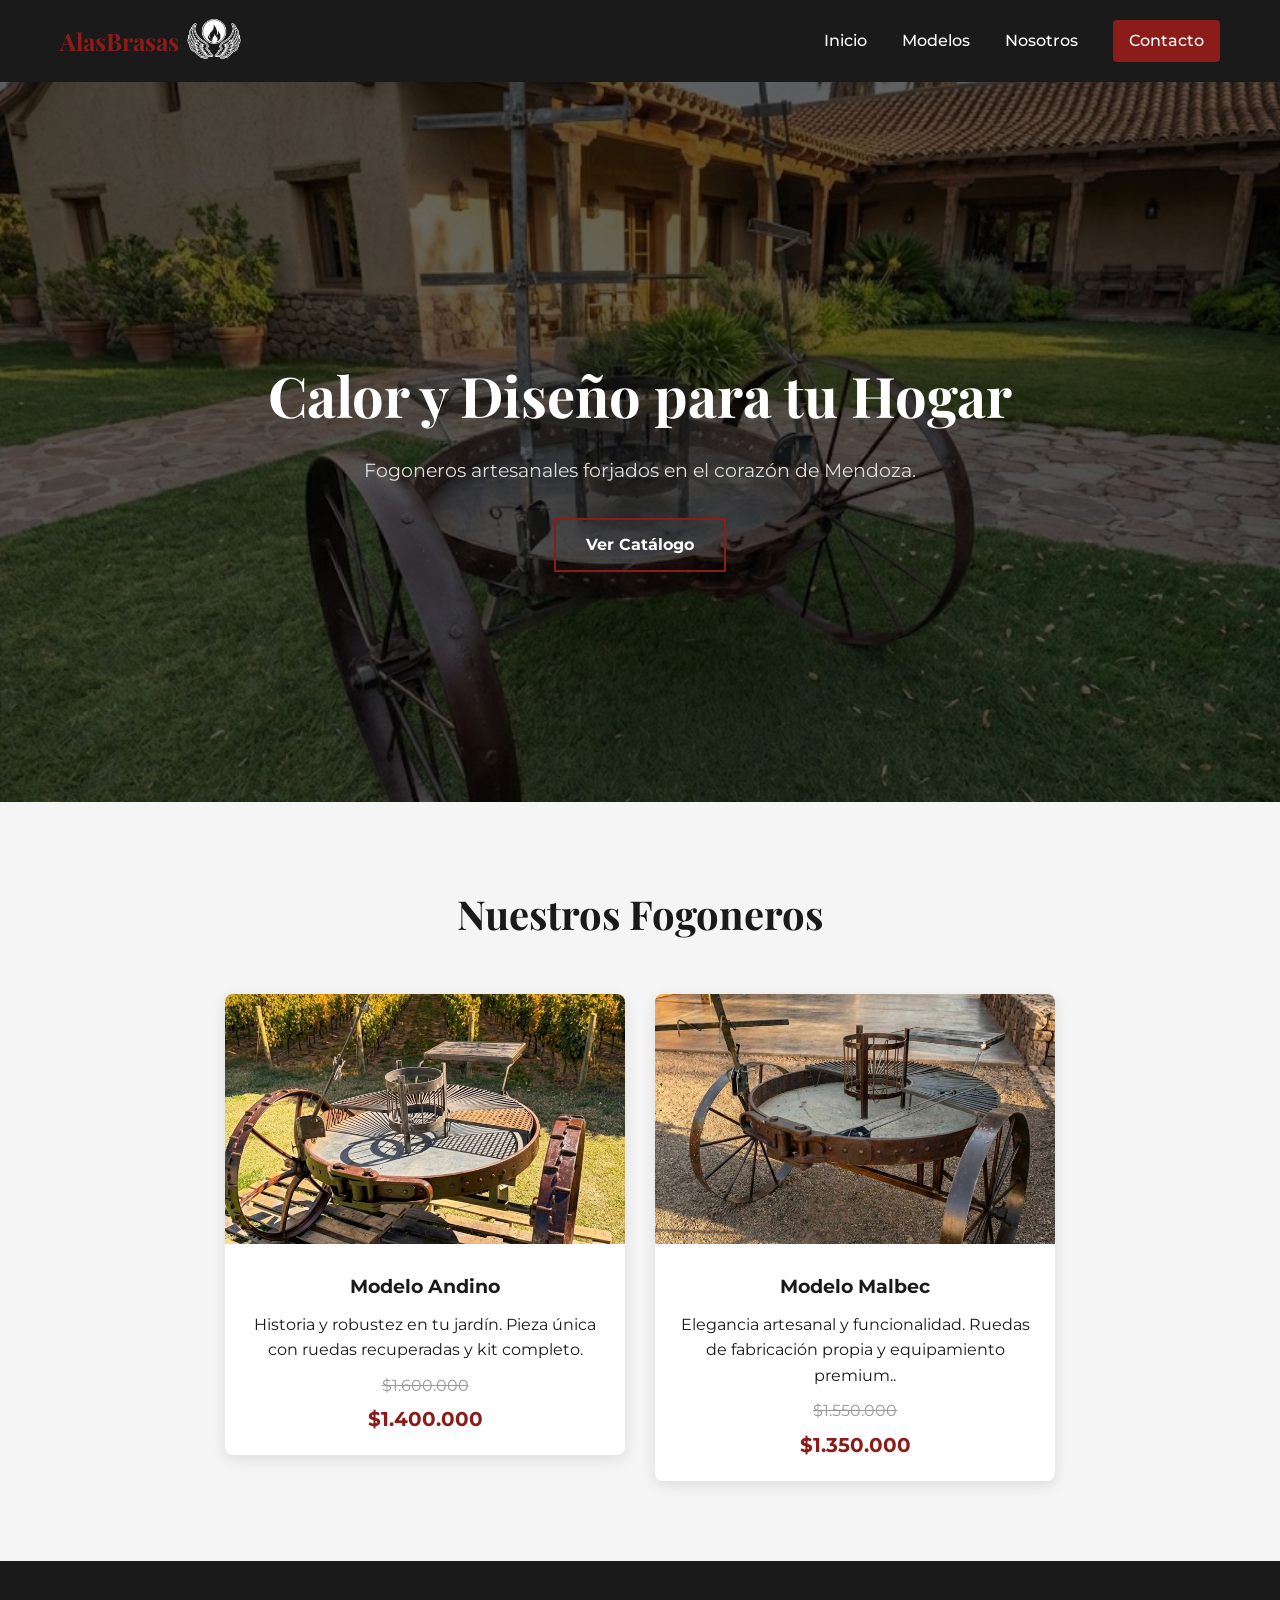
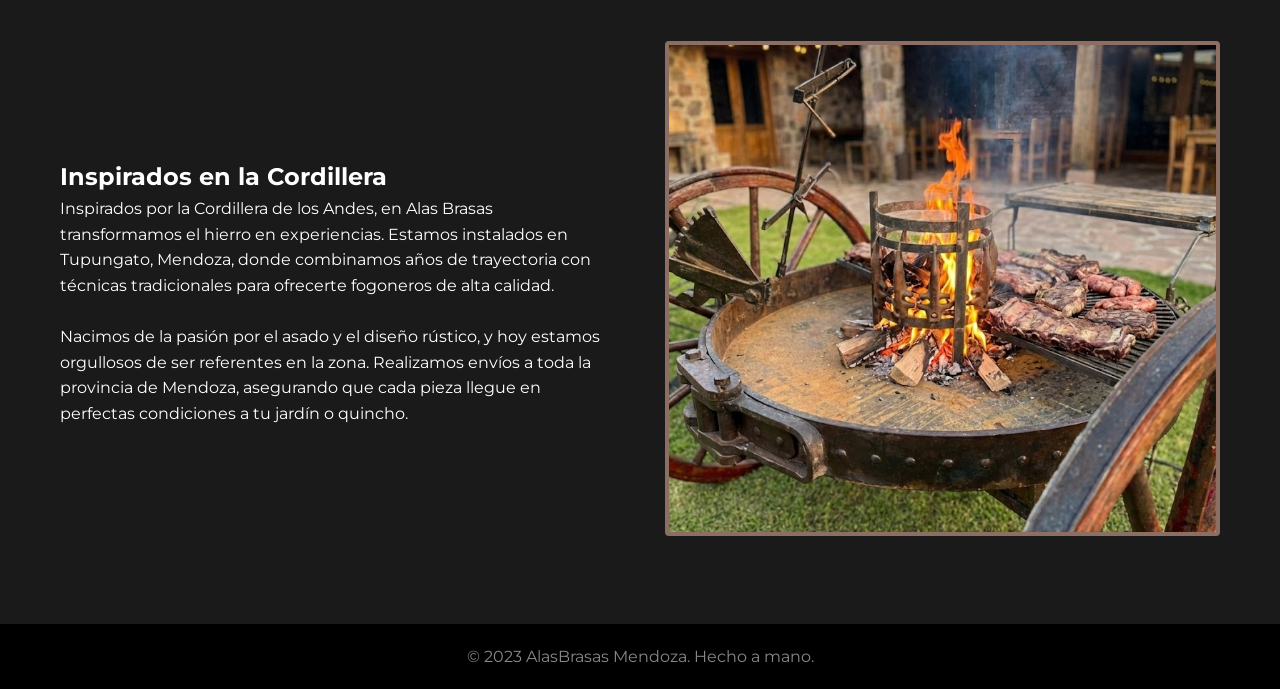
<file: index.html>
<!DOCTYPE html>
<html lang="es">

<head>
    <meta charset="UTF-8">
    <meta name="viewport" content="width=device-width, initial-scale=1.0">
    <title>AlasBrasas | Fogoneros Artesanales Mendoza</title>
    <link rel="stylesheet" href="/css/normalize.css">
    <link rel="stylesheet" href="/css/style.css">
    <link
        href="https://fonts.googleapis.com/css2?family=Montserrat:wght@400;700&family=Playfair+Display:wght@700&display=swap"
        rel="stylesheet">
    <link rel="icon" type="image/png" href="img/logo.png">
</head>

<body>

    <header class="main-header">
        <div class="container header-content">
            <div class="logo">
                <a href="#" class="logo">AlasBrasas</a>
                <img src="img/logo.png" alt="Logo de AlasBrasas">
            </div>

            <nav class="navbar">
                <a href="#inicio">Inicio</a>
                <a href="#modelos">Modelos</a>
                <a href="#nosotros">Nosotros</a>
                <a href="https://wa.me/5492622577879?text=Hola%20AlasBrasas!%20Me%20gustaria%20saber%20mas%20sobre%20sus%20fogoneros"
                    class="btn-primary">Contacto</a>
            </nav>
        </div>
    </header>

    <main>
        <section id="inicio" class="hero">
            <div class="hero-overlay">
                <div class="container hero-text">
                    <h1>Calor y Diseño para tu Hogar</h1>
                    <p>Fogoneros artesanales forjados en el corazón de Mendoza.</p>
                    <a href="#modelos" class="btn-secondary">Ver Catálogo</a>
                </div>
            </div>
        </section>

        <section id="modelos" class="section-padding">
            <div class="container">
                <h2 class="section-title">Nuestros Fogoneros</h2>
                <div class="products-grid">
                    <a href="fogonero_antigua.html" class="card-link">
                        <article class="product-card">
                            <img src="img/fogonero-rueda-antigua.jpg" alt="Fogonero Modelo Andino">
                            <div class="card-info">
                                <h3>Modelo Andino</h3>
                                <p>Historia y robustez en tu jardín. Pieza única con ruedas recuperadas y kit completo.
                                </p>
                                <span class="price-old">$1.600.000</span>
                                <span class="price">$1.400.000</span>
                            </div>
                        </article>
                    </a>
                    <a href="fogonero_moderno.html" class="card-link">
                        <article class="product-card">
                            <img src="img/fogonero-rueda-moderna.jpg" alt="Fogonero Modelo Malbec">
                            <div class="card-info">
                                <h3>Modelo Malbec</h3>
                                <p>Elegancia artesanal y funcionalidad. Ruedas de fabricación propia y equipamiento
                                    premium..</p>
                                <span class="price-old">$1.550.000</span>
                                <span class="price">$1.350.000</span>
                            </div>
                        </article>
                    </a>
                </div>
            </div>
        </section>

        <section id="nosotros" class="about-section">
            <div class="container about-flex">
                <div class="about-text">
                    <h2>Inspirados en la Cordillera</h2>
                    <p>Inspirados por la Cordillera de los Andes, en Alas Brasas transformamos el hierro en
                        experiencias. Estamos instalados en Tupungato, Mendoza, donde combinamos años de trayectoria con
                        técnicas tradicionales para ofrecerte fogoneros de alta calidad.
                        <br> <br>
                        Nacimos de la pasión por el asado y el diseño rústico, y hoy estamos orgullosos de ser
                        referentes en la zona. Realizamos envíos a toda la provincia de Mendoza, asegurando que cada
                        pieza llegue en perfectas condiciones a tu jardín o quincho.
                    </p>
                </div>
                <div class="about-image">
                    <img src="img/fogonero-en-uso.jpg" alt="Taller de herrería en Mendoza">
                </div>
            </div>
        </section>
    </main>

    <footer>
        <div class="container footer-content">
            <p>&copy; 2023 AlasBrasas Mendoza. Hecho a mano.</p>
        </div>
    </footer>

</body>

</html>
</file>
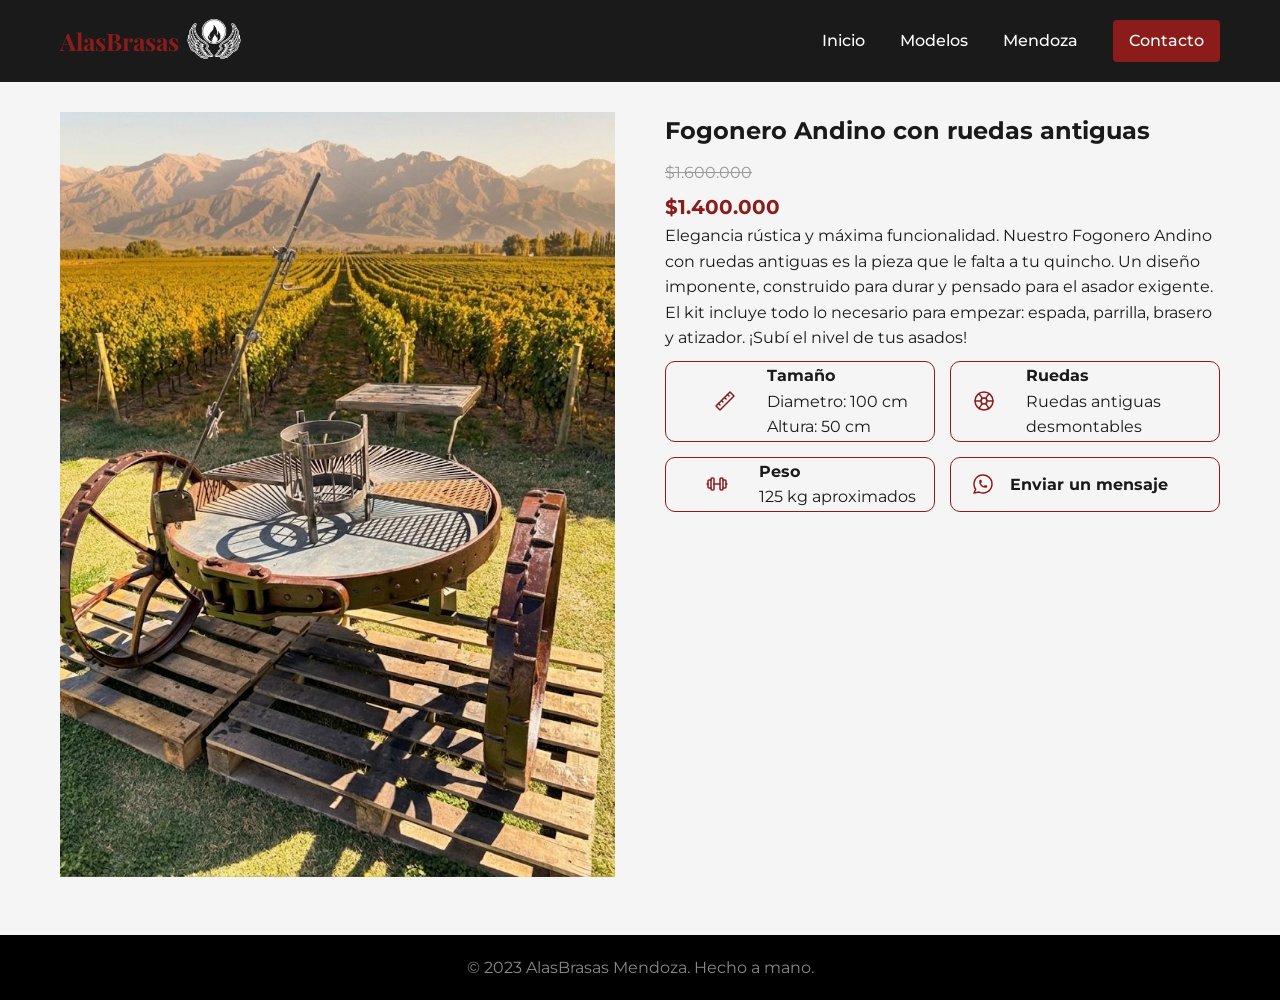
<file: fogonero_antigua.html>
<!DOCTYPE html>
<html lang="es">

<head>
    <meta charset="UTF-8">
    <meta name="viewport" content="width=device-width, initial-scale=1.0">
    <title>AlasBrasas | Fogoneros Artesanales Mendoza</title>
    <link rel="stylesheet" href="/css/normalize.css">
    <link rel="stylesheet" href="/css/style.css">
    <link
        href="https://fonts.googleapis.com/css2?family=Montserrat:wght@400;700&family=Playfair+Display:wght@700&display=swap"
        rel="stylesheet">
    <link rel="icon" type="image/png" href="img/logo.png">
</head>

<body>
    <header class="main-header">
        <div class="container header-content">
            <div class="logo">
                <a href="#" class="logo">AlasBrasas</a>
                <img src="img/logo.png" alt="Logo de AlasBrasas">
            </div>
            <nav class="navbar">
                <a href="index.html">Inicio</a>
                <a href="index.html">Modelos</a>
                <a href="index.html">Mendoza</a>
                <a href="https://wa.me/5492622577879?text=Hola%20AlasBrasas!%20Me%20gustaria%20saber%20mas%20sobre%20sus%20fogoneros"
                    class="btn-primary">Contacto</a>
            </nav>
        </div>
    </header>
    <main>
        <section class="product-detail">
            <div class="container">
                <div class="product-detail-container">
                    <div class="product-detail-img">
                        <img src="img/fogonero-rueda-antigua.jpg" alt="Fogonero Antigua">
                    </div>
                    <div class="product-detail-info">
                        <h2>Fogonero Andino con ruedas antiguas</h2>
                        <span class="price-old">$1.600.000</span>
                        <span class="price">$1.400.000</span>
                        <p>Elegancia rústica y máxima funcionalidad. Nuestro Fogonero Andino con ruedas antiguas es la
                            pieza que le falta a tu quincho. Un diseño imponente, construido para durar y pensado para
                            el asador exigente. El kit incluye todo lo necesario para empezar: espada, parrilla, brasero
                            y atizador. ¡Subí el nivel de tus asados!</p>

                        <div class="especificaciones">


                            <div class="especificacion">
                                <div class="especificacion-icon">
                                    <svg xmlns="http://www.w3.org/2000/svg" width="24" height="24" viewBox="0 0 24 24"
                                        fill="none" stroke="#8c1c1a" stroke-width="1.5" stroke-linecap="round"
                                        stroke-linejoin="round"
                                        class="icon icon-tabler icons-tabler-outline icon-tabler-ruler-2">
                                        <path stroke="none" d="M0 0h24v24H0z" fill="none" />
                                        <path d="M17 3l4 4l-14 14l-4 -4l14 -14" />
                                        <path d="M16 7l-1.5 -1.5" />
                                        <path d="M13 10l-1.5 -1.5" />
                                        <path d="M10 13l-1.5 -1.5" />
                                        <path d="M7 16l-1.5 -1.5" />
                                    </svg>
                                </div>
                                <div class="especificacion-info">
                                    <h4>Tamaño</h4>
                                    <p>Diametro: 100 cm</p>
                                    <p>Altura: 50 cm</p>
                                </div>
                            </div>
                            <div class="especificacion">
                                <div class="especificacion-icon">
                                    <svg xmlns="http://www.w3.org/2000/svg" width="24" height="24" viewBox="0 0 24 24"
                                        fill="none" stroke="#8c1c1a" stroke-width="1.5" stroke-linecap="round"
                                        stroke-linejoin="round"
                                        class="icon icon-tabler icons-tabler-outline icon-tabler-wheel">
                                        <path stroke="none" d="M0 0h24v24H0z" fill="none" />
                                        <path d="M3 12a9 9 0 1 0 18 0a9 9 0 1 0 -18 0" />
                                        <path d="M9 12a3 3 0 1 0 6 0a3 3 0 1 0 -6 0" />
                                        <path d="M3 12h6" />
                                        <path d="M15 12h6" />
                                        <path d="M13.6 9.4l3.4 -4.8" />
                                        <path d="M10.4 14.6l-3.4 4.8" />
                                        <path d="M7 4.6l3.4 4.8" />
                                        <path d="M13.6 14.6l3.4 4.8" />
                                    </svg>
                                </div>
                                <div class="especificacion-info">
                                    <h4>Ruedas</h4>
                                    <p>Ruedas antiguas desmontables</p>
                                </div>
                            </div>
                            <div class="especificacion">
                                <div class="especificacion-icon">
                                    <svg xmlns="http://www.w3.org/2000/svg" width="24" height="24" viewBox="0 0 24 24"
                                        fill="none" stroke="#8c1c1a" stroke-width="1.5" stroke-linecap="round"
                                        stroke-linejoin="round"
                                        class="icon icon-tabler icons-tabler-outline icon-tabler-barbell">
                                        <path stroke="none" d="M0 0h24v24H0z" fill="none" />
                                        <path d="M2 12h1" />
                                        <path d="M6 8h-2a1 1 0 0 0 -1 1v6a1 1 0 0 0 1 1h2" />
                                        <path
                                            d="M6 7v10a1 1 0 0 0 1 1h1a1 1 0 0 0 1 -1v-10a1 1 0 0 0 -1 -1h-1a1 1 0 0 0 -1 1" />
                                        <path d="M9 12h6" />
                                        <path
                                            d="M15 7v10a1 1 0 0 0 1 1h1a1 1 0 0 0 1 -1v-10a1 1 0 0 0 -1 -1h-1a1 1 0 0 0 -1 1" />
                                        <path d="M18 8h2a1 1 0 0 1 1 1v6a1 1 0 0 1 -1 1h-2" />
                                        <path d="M22 12h-1" />
                                    </svg>
                                </div>
                                <div class="especificacion-info">
                                    <h4>Peso</h4>
                                    <p>125 kg aproximados</p>
                                </div>
                            </div>
                            <div class="contactar">
                                <div class="especificacion-icon">
                                    <svg xmlns="http://www.w3.org/2000/svg" width="24" height="24" viewBox="0 0 24 24"
                                        fill="none" stroke="#8c1c1a" stroke-width="1.5" stroke-linecap="round"
                                        stroke-linejoin="round"
                                        class="icon icon-tabler icons-tabler-outline icon-tabler-brand-whatsapp">
                                        <path stroke="none" d="M0 0h24v24H0z" fill="none" />
                                        <path d="M3 21l1.65 -3.8a9 9 0 1 1 3.4 2.9l-5.05 .9" />
                                        <path
                                            d="M9 10a.5 .5 0 0 0 1 0v-1a.5 .5 0 0 0 -1 0v1a5 5 0 0 0 5 5h1a.5 .5 0 0 0 0 -1h-1a.5 .5 0 0 0 0 1" />
                                    </svg>
                                </div>
                                <a href="https://wa.me/5492622577879?text=Hola%20AlasBrasas!%20Me%20interesa%20el%20Modelo%20Malbec"
                                    target="_blank">
                                    <div class="especificacion-info">
                                        <h4>Enviar un mensaje</h4>
                                    </div>
                                </a>
                            </div>
                        </div>

                    </div>
                </div>

            </div>

        </section>


    </main>

    <footer>
        <div class="container footer-content">
            <p>&copy; 2023 AlasBrasas Mendoza. Hecho a mano.</p>
        </div>
    </footer>

</body>

</html>
</file>
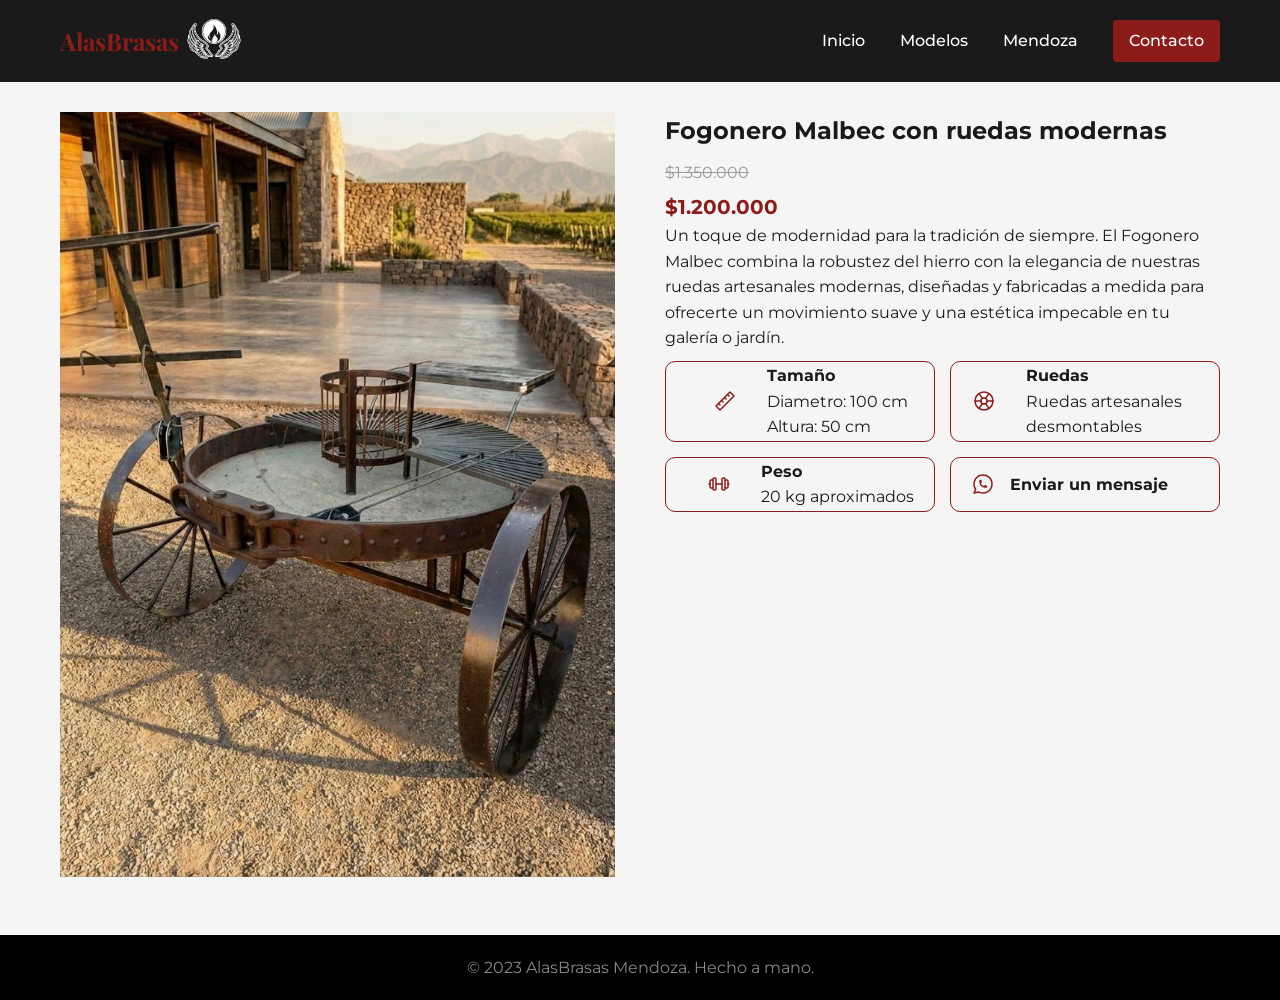
<file: fogonero_moderno.html>
<!DOCTYPE html>
<html lang="es">

<head>
    <meta charset="UTF-8">
    <meta name="viewport" content="width=device-width, initial-scale=1.0">
    <title>AlasBrasas | Fogoneros Artesanales Mendoza</title>
    <link rel="stylesheet" href="/css/normalize.css">
    <link rel="stylesheet" href="/css/style.css">
    <link
        href="https://fonts.googleapis.com/css2?family=Montserrat:wght@400;700&family=Playfair+Display:wght@700&display=swap"
        rel="stylesheet">
    <link rel="icon" type="image/png" href="img/favicon.png">
</head>

<body>
    <header class="main-header">
        <div class="container header-content">
            <div class="logo">
                <a href="#" class="logo">AlasBrasas</a>
                <img src="img/logo.png" alt="Logo de AlasBrasas">
            </div>
            <nav class="navbar">
                <a href="index.html">Inicio</a>
                <a href="index.html">Modelos</a>
                <a href="index.html">Mendoza</a>
                <a href="https://wa.me/5492622577879?text=Hola%20AlasBrasas!%20Me%20gustaria%20saber%20mas%20sobre%20sus%20fogoneros"
                    class="btn-primary">Contacto</a>
            </nav>
        </div>
    </header>
    <main>
        <section class="product-detail">
            <div class="container">
                <div class="product-detail-container">
                    <div class="product-detail-img">
                        <img src="img/fogonero-rueda-moderna.jpg" alt="Fogonero Moderno">
                    </div>
                    <div class="product-detail-info">
                        <h2>Fogonero Malbec con ruedas modernas</h2>
                        <span class="price-old">$1.350.000</span>
                        <span class="price">$1.200.000</span>
                        <p>Un toque de modernidad para la tradición de siempre. El Fogonero Malbec combina la robustez
                            del hierro con la elegancia de nuestras ruedas artesanales modernas, diseñadas y fabricadas
                            a medida para ofrecerte un movimiento suave y una estética impecable en tu galería o jardín.
                        </p>

                        <div class="especificaciones">


                            <div class="especificacion">
                                <div class="especificacion-icon">
                                    <svg xmlns="http://www.w3.org/2000/svg" width="24" height="24" viewBox="0 0 24 24"
                                        fill="none" stroke="#8c1c1a" stroke-width="1.5" stroke-linecap="round"
                                        stroke-linejoin="round"
                                        class="icon icon-tabler icons-tabler-outline icon-tabler-ruler-2">
                                        <path stroke="none" d="M0 0h24v24H0z" fill="none" />
                                        <path d="M17 3l4 4l-14 14l-4 -4l14 -14" />
                                        <path d="M16 7l-1.5 -1.5" />
                                        <path d="M13 10l-1.5 -1.5" />
                                        <path d="M10 13l-1.5 -1.5" />
                                        <path d="M7 16l-1.5 -1.5" />
                                    </svg>
                                </div>
                                <div class="especificacion-info">
                                    <h4>Tamaño</h4>
                                    <p>Diametro: 100 cm</p>
                                    <p>Altura: 50 cm</p>
                                </div>
                            </div>
                            <div class="especificacion">
                                <div class="especificacion-icon">
                                    <svg xmlns="http://www.w3.org/2000/svg" width="24" height="24" viewBox="0 0 24 24"
                                        fill="none" stroke="#8c1c1a" stroke-width="1.5" stroke-linecap="round"
                                        stroke-linejoin="round"
                                        class="icon icon-tabler icons-tabler-outline icon-tabler-wheel">
                                        <path stroke="none" d="M0 0h24v24H0z" fill="none" />
                                        <path d="M3 12a9 9 0 1 0 18 0a9 9 0 1 0 -18 0" />
                                        <path d="M9 12a3 3 0 1 0 6 0a3 3 0 1 0 -6 0" />
                                        <path d="M3 12h6" />
                                        <path d="M15 12h6" />
                                        <path d="M13.6 9.4l3.4 -4.8" />
                                        <path d="M10.4 14.6l-3.4 4.8" />
                                        <path d="M7 4.6l3.4 4.8" />
                                        <path d="M13.6 14.6l3.4 4.8" />
                                    </svg>
                                </div>
                                <div class="especificacion-info">
                                    <h4>Ruedas</h4>
                                    <p>Ruedas artesanales desmontables</p>
                                </div>
                            </div>
                            <div class="especificacion">
                                <div class="especificacion-icon">
                                    <svg xmlns="http://www.w3.org/2000/svg" width="24" height="24" viewBox="0 0 24 24"
                                        fill="none" stroke="#8c1c1a" stroke-width="1.5" stroke-linecap="round"
                                        stroke-linejoin="round"
                                        class="icon icon-tabler icons-tabler-outline icon-tabler-barbell">
                                        <path stroke="none" d="M0 0h24v24H0z" fill="none" />
                                        <path d="M2 12h1" />
                                        <path d="M6 8h-2a1 1 0 0 0 -1 1v6a1 1 0 0 0 1 1h2" />
                                        <path
                                            d="M6 7v10a1 1 0 0 0 1 1h1a1 1 0 0 0 1 -1v-10a1 1 0 0 0 -1 -1h-1a1 1 0 0 0 -1 1" />
                                        <path d="M9 12h6" />
                                        <path
                                            d="M15 7v10a1 1 0 0 0 1 1h1a1 1 0 0 0 1 -1v-10a1 1 0 0 0 -1 -1h-1a1 1 0 0 0 -1 1" />
                                        <path d="M18 8h2a1 1 0 0 1 1 1v6a1 1 0 0 1 -1 1h-2" />
                                        <path d="M22 12h-1" />
                                    </svg>
                                </div>
                                <div class="especificacion-info">
                                    <h4>Peso</h4>
                                    <p>20 kg aproximados</p>
                                </div>
                            </div>
                            <div class="contactar">
                                <div class="especificacion-icon">
                                    <svg xmlns="http://www.w3.org/2000/svg" width="24" height="24" viewBox="0 0 24 24"
                                        fill="none" stroke="#8c1c1a" stroke-width="1.5" stroke-linecap="round"
                                        stroke-linejoin="round"
                                        class="icon icon-tabler icons-tabler-outline icon-tabler-brand-whatsapp">
                                        <path stroke="none" d="M0 0h24v24H0z" fill="none" />
                                        <path d="M3 21l1.65 -3.8a9 9 0 1 1 3.4 2.9l-5.05 .9" />
                                        <path
                                            d="M9 10a.5 .5 0 0 0 1 0v-1a.5 .5 0 0 0 -1 0v1a5 5 0 0 0 5 5h1a.5 .5 0 0 0 0 -1h-1a.5 .5 0 0 0 0 1" />
                                    </svg>
                                </div>
                                <a href="https://wa.me/5492622577879?text=Hola%20AlasBrasas!%20Me%20interesa%20el%20Modelo%20Malbec"
                                    target="_blank">
                                    <div class="especificacion-info">
                                        <h4>Enviar un mensaje</h4>
                                    </div>
                                </a>
                            </div>
                        </div>

                    </div>
                </div>

            </div>

        </section>


    </main>

    <footer>
        <div class="container footer-content">
            <p>&copy; 2023 AlasBrasas Mendoza. Hecho a mano.</p>
        </div>
    </footer>

</body>

</html>
</file>
<file: css/style.css>
/* --- 1. VARIABLES --- */
/* Definimos los colores aquí. Si cambias uno, cambia en toda la web. */
:root {
    --color-primary: #8c1c1a;
    /* Naranja fuego */
    --color-dark: #1a1a1a;
    /* Carbón */
    --color-light: #f5f5f5;
    /* Humo claro */
    --color-accent: #8d6e63;
    /* Madera/Tierra */
    --font-heading: 'Playfair Display', serif;
    --font-body: 'Montserrat', sans-serif;
}

/* --- 2. RESET BÁSICO --- */
* {
    margin: 0;
    padding: 0;
    box-sizing: border-box;
    /* Crucial: incluye el padding en el ancho total */
}

body {
    font-family: var(--font-body);
    color: var(--color-dark);
    line-height: 1.6;
    background-color: var(--color-light);
}

/* Clase utilitaria para centrar contenido y dar márgenes laterales */
.container {
    max-width: 1200px;
    margin: 0 auto;
    padding: 0 20px;
}

/* --- 3. HEADER (FLEXBOX) --- */
.main-header {
    background-color: var(--color-dark);
    padding: 1rem 0;
    position: sticky;
    /* El menú se queda pegado arriba al hacer scroll */
    top: 0;
    z-index: 1000;
}

.header-content {
    display: flex;
    /* Activa Flexbox */
    justify-content: space-between;
    /* Separa logo y nav a los extremos */
    align-items: center;
    /* Alinea verticalmente al centro */
}

.logo {
    color: var(--color-primary);
    font-size: 1.5rem;
    font-weight: bold;
    text-decoration: none;
    font-family: var(--font-heading);
    display: flex;
    align-items: center;
    gap: 10px;
}

.logo img {
    width: 50px;
    height: 50px;
    object-fit: cover;
    border-radius: 50%;
    transform: scale(1.5);
    /* Hacé zoom al 130% de su tamaño */

}


.navbar {
    display: flex;
    flex-wrap: wrap;
    /* 1. Permite que los elementos se muevan abajo si no entran */
    justify-content: center;
    /* 2. LA CLAVE: Centra todo horizontalmente */
    align-items: center;
    /* Centra verticalmente */
    gap: 15px;
    /* Espacio entre los links y el botón */
}




.navbar a {
    color: white;
    text-decoration: none;
    margin-left: 20px;
    font-weight: 500;
    transition: color 0.3s ease;
}

.navbar a:hover {
    color: var(--color-primary);
}

/* Botón estilo "Call to Action" en el menú */
.btn-primary {
    background-color: var(--color-primary);
    padding: 8px 16px;
    border-radius: 4px;
}

.navbar a.btn-primary:hover {
    color: #e65100;
}

/* --- 4. HERO SECTION (IMAGEN DE FONDO) --- */
.hero {
    /* Imagen de fondo con efecto parallax simple (fixed) */
    background-image: url("/img/hero.jpg");
    background-size: cover;
    /* hace que la imagen cubra toda la pantalla */
    background-position: center;
    /* centra la imagen */
    background-attachment: fixed;
    /* hace que la imagen se fije */

    /* Efecto visual de profundidad */
    height: 80vh;
    /* 80% del alto de la ventana */
    display: flex;
    /* Activa Flexbox para el hijo hero-overlay */
    /* Estos 3 son para centrar el hijo hero-overlay al centro */
    align-items: center;
    /* Alinea verticalmente al centro */
    justify-content: center;
    /* Alinea horizontalmente al centro */
    text-align: center;
    /* Alinea el texto horizontalmente al centro */
}

.hero-overlay {
    /* Es una capa oscura para leer el texto */
    background-color: rgba(0, 0, 0, 0.6);
    width: 100%;
    height: 100%;
    /* Estos 3 son para centrar el hijo hero-text al centro */
    display: flex;
    align-items: center;
    justify-content: center;
}

.hero-text h1 {
    font-family: var(--font-heading);
    color: white;
    font-size: 3.5rem;
    margin-bottom: 1rem;
}

.hero-text p {
    color: #ddd;
    font-size: 1.2rem;
    margin-bottom: 2rem;
}

.btn-secondary {
    display: inline-block;
    padding: 12px 30px;
    background-color: transparent;
    border: 2px solid var(--color-primary);
    color: white;
    text-decoration: none;
    font-weight: bold;
    transition: all 0.3s;
}

.btn-secondary:hover {
    background-color: var(--color-primary);
}

/* --- 5. GRID DE PRODUCTOS (CSS GRID) --- */
.section-padding {
    padding: 80px 0;
}

.section-title {
    text-align: center;
    font-family: var(--font-heading);
    font-size: 2.5rem;
    margin-bottom: 3rem;
    color: var(--color-dark);
}

.card-link {
    text-decoration: none;
    color: inherit;
}

.products-grid {
    display: grid;
    /* Activa el modo cuadrícula */

    /* CONFIGURACIÓN FIJA:
       - repeat(auto-fit, 300px): Crea columnas de 300px exactos. 
       - Al no usar "1fr", las tarjetas NO se estiran para llenar el ancho.
    */
    grid-template-columns: repeat(auto-fit, 400px);

    gap: 30px;
    /* Separación entre tarjetas */

    /* CENTRADO: Mueve todo el grupo de tarjetas al medio del contenedor */
    justify-content: center;
}

.product-card {
    background: white;
    border-radius: 8px;
    overflow: hidden;
    box-shadow: 0 4px 15px rgba(0, 0, 0, 0.1);
    transition: transform 0.3s ease;
    cursor: pointer;


}

.product-card:hover {
    transform: translateY(-10px);
    /* Efecto de elevación al pasar el mouse */
}

.product-card img {
    width: 100%;
    height: 250px;
    object-fit: cover;
    /* Evita que la imagen se deforme */
}

.card-info {
    padding: 20px;
    text-align: center;
}

.card-info h3 {
    margin-bottom: 10px;
}

.price {
    display: block;
    margin-top: 5px;
    font-size: 1.25rem;
    color: var(--color-primary);
    font-weight: bold;
}

.price-old {
    display: block;
    text-decoration: line-through;
    color: #999;
    font-size: 1rem;
    margin-top: 10px;
}

/* --- 6. ABOUT SECTION (FLEXBOX MIXTO) --- */
.about-section {
    background-color: var(--color-dark);
    color: white;
    padding: 80px 0;
}

.about-flex {
    display: flex;
    align-items: center;
    gap: 50px;
}

/* Flex item: ocupa el 50% */
.about-text {
    flex: 1;
}

.about-image {
    flex: 1;
}

.about-image img {
    width: 100%;
    border-radius: 4px;
    border: 4px solid var(--color-accent);
    object-fit: cover;
    height: 55vh;
}

/* --- 7. FOOTER --- */
footer {
    background-color: black;
    color: #888;
    text-align: center;
    padding: 20px 0;
}

/* --- 8. MEDIA QUERIES (RESPONSIVE MANUAL) --- */
/* Ajustes para pantallas pequeñas (móviles) */
@media (max-width: 768px) {
    .header-content {
        flex-direction: column;
        /* Apila logo y menú verticalmente */
        gap: 15px;
    }

    .hero {
        /* Cambiamos 'fixed' por 'scroll' para que el celu no se vuelva loco */
        background-attachment: scroll !important;

        /* Aseguramos que la imagen se centre bien */
        background-size: cover;
        background-position: center;
    }

    .hero-text h1 {
        font-size: 2rem;
    }

    .about-flex {
        flex-direction: column;
        /* Apila texto e imagen en móviles */
        text-align: center;
    }
}

.product-detail-container {
    display: grid;
    grid-template-columns: 1fr 1fr;
    gap: 50px;
    margin-top: 30px;
    margin-bottom: 50px;

}

.product-detail-img img {
    height: 85vh;
    width: 100%;
    object-fit: cover;
    align-items: center;
}

.especificaciones {
    display: grid;
    grid-template-columns: 1fr 1fr;
    gap: 15px;
    margin-top: 10px;

}

.especificacion {
    border-radius: 10px;
    border: 1px solid var(--color-primary);
    display: flex;
    align-items: center;
    justify-content: center;
    gap: 30px;
    padding: 1px;
    transition: transform 0.3s ease;
}

.especificacion:hover {
    transform: translateY(-10px);
    /* Efecto de elevación al pasar el mouse */
}

.especificacion-icon {
    display: flex;
    align-items: center;
    justify-content: center;
    padding-left: 20px;
}



.contactar {
    display: flex;
    /* 1. Ponemos el ícono y el texto en la misma fila */
    align-items: center;
    /* 2. LA MAGIA: Centra ambos verticalmente */
    gap: 15px;
    /* 3. Espacio entre el ícono y el texto */

    /* Opcional: si querés que todo el bloque esté centrado en la pantalla */
    /* justify-content: center; */
    border-radius: 10px;
    border: 1px solid var(--color-primary);
    transition: transform 0.3s ease;
}

.contactar:hover {
    transform: translateY(-10px);
    /* Efecto de elevación al pasar el mouse */
}

.contactar a {
    text-decoration: none;
    color: inherit;
}

.contactar .especificacion-icon {
    padding-left: 20px;

}

.especificacion-info h4 {
    margin: 0;
    /* 4. Importante: sacamos el margen que traen los h4 por defecto */
}

@media (max-width: 768px) {

    /* 1. Apilamos las columnas principales */
    .product-detail-container {
        grid-template-columns: 1fr;
        /* De 2 columnas pasamos a 1 */
        gap: 20px;
        /* Achicamos el espacio para que no sea tan largo */
        margin-top: 20px;
        padding: 0 15px;
        /* Aire en los costados para que no toque el borde del celu */
    }

    /* 2. EL FIX CRUCIAL: La imagen */
    .product-detail-img img {
        width: 100% !important;
        /* Que ocupe el ancho del celu, ni un milímetro más */
        height: auto;
        /* Que la altura se ajuste sola para no deformarse */
        max-width: 100vw;
        /* Refuerzo para que no se pase del ancho de la ventana */
    }

    /* 3. Las especificaciones una abajo de otra */
    .especificaciones {
        grid-template-columns: 1fr;
        /* Una sola columna para que se lea bien */
        gap: 10px;
    }

    /* 4. Ajuste de padding para los botones de contacto */
    .especificacion,
    .contactar {
        justify-content: flex-start;
        /* Alineamos a la izquierda para mejor lectura */
        padding: 10px 20px;
    }
}
</file>
